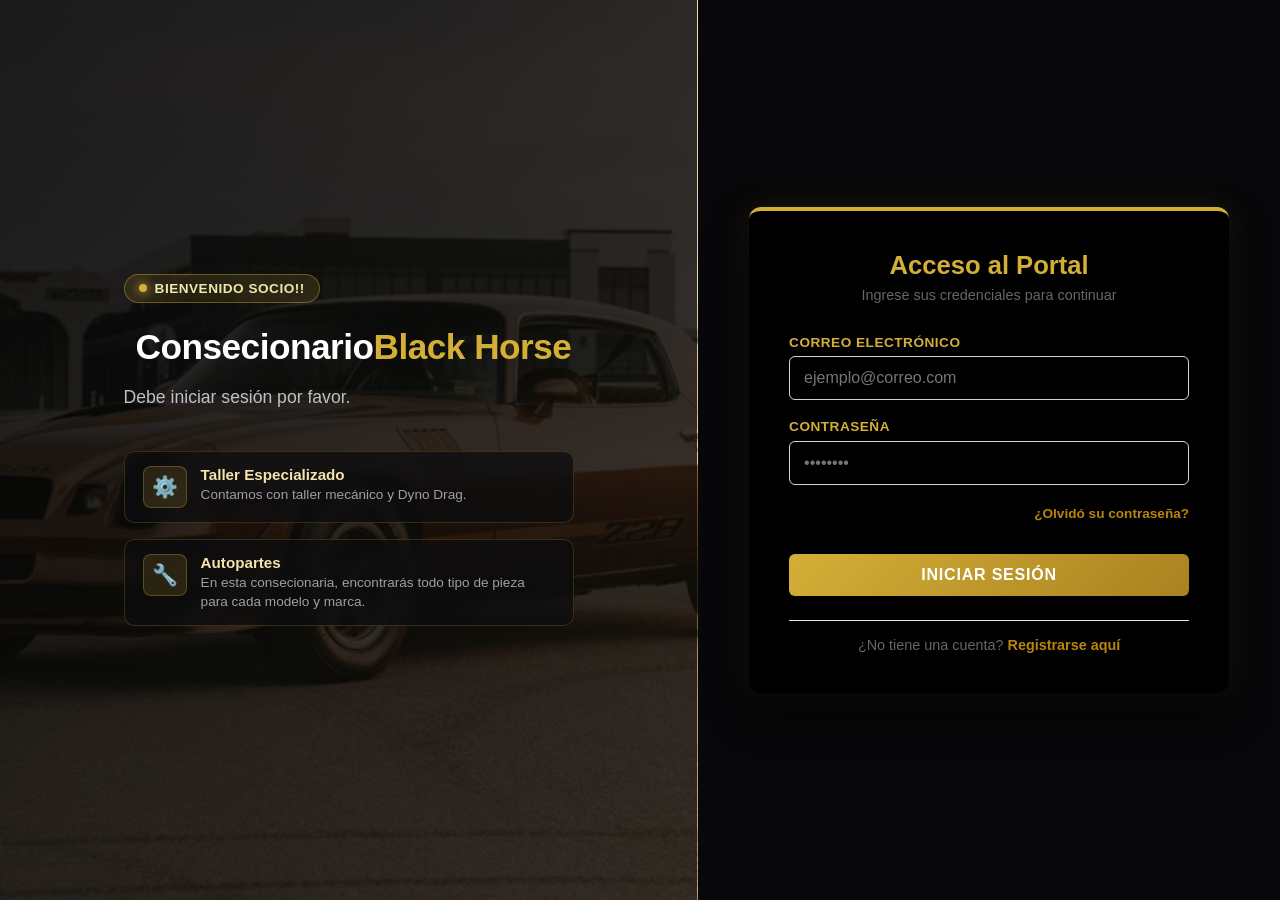
<file: principal/index.html>
<!--
  ======================================================================
  INSTITUCIÓN: CBTis 166 Pablo Torres Burgos
  ----------------------------------------------------------------------
  * Estudiante: Lucian Noé Vázquez Velez
  * Grupo: 5A PRO VESP  
  * Actividad: Práctica Temática sobre Formularios en HTML5
  ====================================================================== -->

<!DOCTYPE html>
<html lang="es">
<head>
    <meta charset="UTF-8">
    <meta name="viewport" content="width=device-width, initial-scale=1.0">
    <title>Consecionaria de Carros Clásicos</title>
    <link rel="stylesheet" href="styles.css">
</head>
<body>

    <!-- Contenedor principal que divide la pantalla en dos mitades -->
    <div class="portal-container">

        <!-- LADO IZQUIERDO: Panel de Marca Estilo Portal Financiero/Turístico Avanzado -->
        <div class="portal-brand-side">
            <div class="brand-content">
                
                <!-- Insignia superior -->
                <div class="brand-badge">
                    <span class="badge-dot"></span> Bienvenido Socio!!
                </div>

                <div class="brand-logo-large">
                    <span class="logo-icon"></span>
                    <h1>Consecionario<span>Black Horse</span></h1>
                </div>
                
                <p class="brand-tagline">
                    Debe iniciar sesión por favor.
                </p>

                <!-- Tarjetas pequeñas de características (Estilo Broker / Fintech) -->
                <div class="brand-features">
                    <div class="feature-item">
                        <div class="feature-icon">⚙️</div>
                        <div>
                            <h4>Taller Especializado</h4>
                            <p>Contamos con taller mecánico y Dyno Drag.</p>
                        </div>
                    </div>
                    <div class="feature-item">
                        <div class="feature-icon">🔧</div>
                        <div>
                            <h4>Autopartes</h4>
                            <p>En esta consecionaria, encontrarás todo tipo de pieza para cada modelo y marca.</p>
                        </div>
                    </div>
                </div>

            </div>
        </div>

        <!-- LADO DERECHO: Tarjeta del Formulario de Inicio de Sesión -->
        <div class="portal-form-side">
            <div class="login-card">
                
                <div class="login-header">
                    <h2>Acceso al Portal</h2>
                    <p>Ingrese sus credenciales para continuar</p>
                </div>

                <!-- Formulario de Inicio de Sesión -->
                <form id="form-login" action="/login-procesar" method="POST">
                    
                    <div class="input-group">
                        <label for="email">Correo Electrónico</label>
                        <input type="email" id="email" name="email" placeholder="ejemplo@correo.com" required>
                    </div>

                    <div class="input-group">
                        <label for="password">Contraseña</label>
                        <input type="password" id="password" name="password" placeholder="••••••••" required>
                    </div>

                    <div class="form-actions-help">
                        <a href="recuperar.html" class="forgot-link">¿Olvidó su contraseña?</a>
                    </div>

                    <button type="submit" class="btn-submit">Iniciar Sesión</button>

                </form>

                <!-- Pie de tarjeta con opción de registro -->
                <div class="login-footer">
                    <p>¿No tiene una cuenta? <a href="registro.html">Registrarse aquí</a></p>
                </div>

            </div>
        </div>

    </div>

    <script src="script.js"></script>
</body>
</html>
</file>
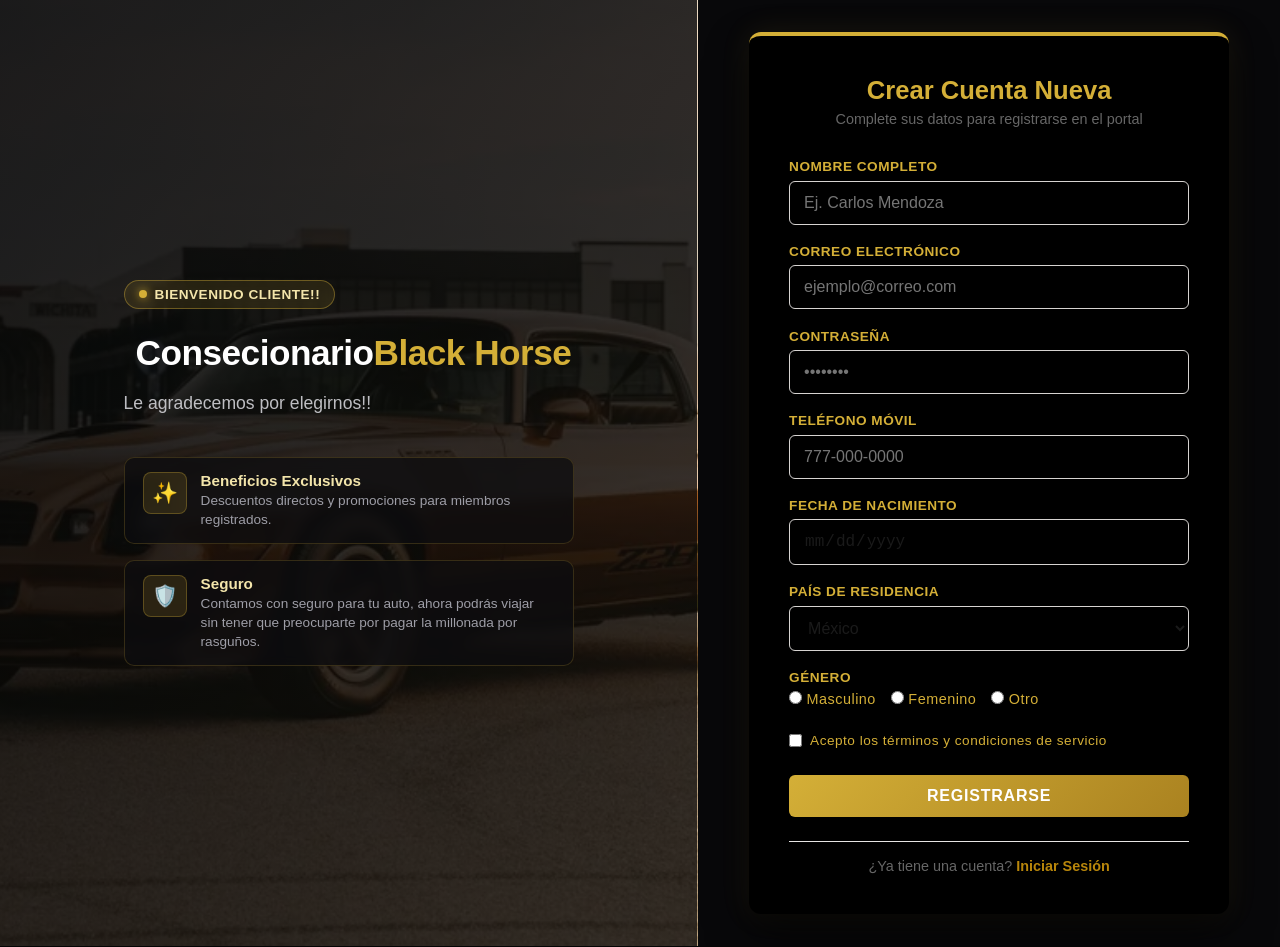
<file: principal/registro.html>
<!DOCTYPE html>
<html lang="es">
<head>
    <meta charset="UTF-8">
    <meta name="viewport" content="width=device-width, initial-scale=1.0">
    <title>Registro - Portal de Clientes</title>
    <link rel="stylesheet" href="styles.css">
</head>
<body>

    <!-- Contenedor general de dos columnas -->
    <div class="portal-container">

        <!-- LADO IZQUIERDO: Panel de Marca y Características -->
        <div class="portal-brand-side">
            <div class="brand-content">
                
                <div class="brand-badge">
                    <span class="badge-dot"></span> Bienvenido Cliente!!
                </div>

                <div class="brand-logo-large">
                    <span class="logo-icon"></span>
                    <h1>Consecionario<span>Black Horse</span></h1>
                </div>
                
                <p class="brand-tagline">
                    Le agradecemos por elegirnos!!
                </p>

                <div class="brand-features">
                    <div class="feature-item">
                        <div class="feature-icon">✨</div>
                        <div>
                            <h4>Beneficios Exclusivos</h4>
                            <p>Descuentos directos y promociones para miembros registrados.</p>
                        </div>
                    </div>
                    <div class="feature-item">
                        <div class="feature-icon">🛡️</div>
                        <div>
                            <h4>Seguro</h4>
                            <p>Contamos con seguro para tu auto, ahora podrás viajar sin tener que preocuparte por pagar la millonada por rasguños.</p>
                        </div>
                    </div>
                </div>

            </div>
        </div>

        <!-- LADO DERECHO: Tarjeta del Formulario de Registro -->
        <div class="portal-form-side">
            <div class="login-card">
                
                <div class="login-header">
                    <h2>Crear Cuenta Nueva</h2>
                    <p>Complete sus datos para registrarse en el portal</p>
                </div>

                <!-- Formulario completo de Registro -->
                <form id="form-registro" action="#" method="POST">
                    
                    <div class="input-group">
                        <label for="nombre">Nombre Completo</label>
                        <input type="text" id="nombre" name="nombre" placeholder="Ej. Carlos Mendoza" required>
                    </div>

                    <div class="input-group">
                        <label for="email">Correo Electrónico</label>
                        <input type="email" id="email" name="email" placeholder="ejemplo@correo.com" required>
                    </div>

                    <div class="input-group">
                        <label for="password">Contraseña</label>
                        <input type="password" id="password" name="password" placeholder="••••••••" required>
                    </div>

                    <div class="input-group">
                        <label for="telefono">Teléfono Móvil</label>
                        <input type="tel" id="telefono" name="telefono" placeholder="777-000-0000">
                    </div>

                    <div class="input-group">
                        <label for="fecha-nacimiento">Fecha de Nacimiento</label>
                        <input type="date" id="fecha-nacimiento" name="fecha_nacimiento">
                    </div>

                    <div class="input-group">
                        <label for="pais">País de Residencia</label>
                        <select id="pais" name="pais">
                            <option value="mx" selected>México</option>
                            <option value="co">Colombia</option>
                            <option value="ar">Argentina</option>
                            <option value="es">España</option>
                            <option value="otro">Otro</option>
                        </select>
                    </div>

                    <div class="input-group">
                        <label>Género</label>
                        <div style="display: flex; gap: 15px; margin-top: 5px;">
                            <label style="font-weight: normal; text-transform: none; cursor: pointer; font-size: 0.9rem;">
                                <input type="radio" name="genero" value="masculino"> Masculino
                            </label>
                            <label style="font-weight: normal; text-transform: none; cursor: pointer; font-size: 0.9rem;">
                                <input type="radio" name="genero" value="femenino"> Femenino
                            </label>
                            <label style="font-weight: normal; text-transform: none; cursor: pointer; font-size: 0.9rem;">
                                <input type="radio" name="genero" value="otro"> Otro
                            </label>
                        </div>
                    </div>

                    <div class="input-group checkbox-group">
                        <input type="checkbox" id="terminos" name="terminos" required>
                        <label for="terminos" style="display: inline; font-weight: normal; text-transform: none; font-size: 0.85rem; margin-bottom: 0;">
                            Acepto los términos y condiciones de servicio
                        </label>
                    </div>

                    <button type="submit" class="btn-submit">Registrarse</button>

                </form>

                <!-- Pie de tarjeta con enlace para regresar al Login -->
                <div class="login-footer">
                    <p>¿Ya tiene una cuenta? <a href="index.html">Iniciar Sesión</a></p>
                </div>

            </div>
        </div>

    </div>

    <script src="script_registro.js"></script>
</body>
</html>
</file>
<file: principal/styles.css>
/* ======================================================================
   ESTILOS CORPORATIVOS - HOTEL PARAÍSO TROPICAL (ESTILO NEGRO Y DORADO)
   ====================================================================== */
* {
    box-sizing: border-box;
    margin: 0;
    padding: 0;
}

body {
    font-family: 'Segoe UI', Tahoma, Geneva, Verdana, sans-serif;
    min-height: 100vh;
    overflow-y: auto;
    background-color: #050505; /* Negro absoluto de fondo */
}

/* Contenedor general que divide la pantalla en dos columnas */
.portal-container {
    display: grid;
    grid-template-columns: 1.2fr 1fr; /* Izquierda más amplia, derecha simétrica */
    min-height: 100vh;
    width: 100%;
}

@media (max-width: 900px) {
    .portal-container {
        grid-template-columns: 1fr; /* En celulares se vuelve una sola columna */
    }
    .portal-brand-side {
        padding: 3rem 1.5rem !important;
        min-height: 280px;
    }
}

/* --------------------------------------------------------------------
   PANEL IZQUIERDO: IMAGEN TROPICAL CON FILTRO NEGRO Y DORADO LUJOSO
   -------------------------------------------------------------------- */
.portal-brand-side {
    background: linear-gradient(135deg, rgba(5, 5, 5, 0.90), rgba(20, 16, 10, 0.80)), 
                url('img/imagen1');
    background-size: cover;
    background-position: center;
    background-repeat: no-repeat;
    display: flex;
    align-items: center;
    justify-content: center;
    padding: 3rem;
    color: #000000;
    border-right: 1px solid rgba(212, 175, 55, 0.2);
}

.brand-content {
    max-width: 450px;
}

/* Insignia superior en tonos dorados elegantes */
.brand-badge {
    display: inline-flex;
    align-items: center;
    gap: 8px;
    background-color: rgba(212, 175, 55, 0.12);
    border: 1px solid rgba(212, 175, 55, 0.4);
    padding: 6px 14px;
    border-radius: 20px;
    font-size: 0.85rem;
    font-weight: 600;
    color: #f3e5ab;
    text-transform: uppercase;
    letter-spacing: 0.5px;
    margin-bottom: 1.5rem;
    backdrop-filter: blur(4px);
}

.badge-dot {
    width: 8px;
    height: 8px;
    background-color: #d4af37;
    border-radius: 50%;
    box-shadow: 0 0 10px #d4af37;
}

.brand-logo-large {
    display: flex;
    align-items: center;
    gap: 12px;
    margin-bottom: 1rem;
}

.brand-logo-large .logo-icon {
    font-size: 2rem;
    color: #d4af37;
    text-shadow: 0 0 12px rgba(212, 175, 55, 0.4);
}

.brand-logo-large h1 {
    font-size: 2.2rem;
    font-weight: 800;
    letter-spacing: -0.5px;
    color: #ffffff;
}

.brand-logo-large h1 span {
    color: #d4af37;
}

.brand-tagline {
    font-size: 1.1rem;
    line-height: 1.6;
    opacity: 0.9;
    color: #d1d1d6;
}

/* Tarjetas de características */
.brand-features {
    margin-top: 2.5rem;
    display: flex;
    flex-direction: column;
    gap: 1rem;
}

.feature-item {
    display: flex;
    align-items: flex-start;
    gap: 14px;
    background: rgba(12, 12, 15, 0.75);
    border: 1px solid rgba(212, 175, 55, 0.2);
    padding: 14px 18px;
    border-radius: 10px;
    backdrop-filter: blur(6px);
    transition: transform 0.2s ease, border-color 0.2s ease;
}

.feature-item:hover {
    transform: translateY(-2px);
    border-color: rgba(212, 175, 55, 0.6);
}

.feature-icon {
    font-size: 1.3rem;
    background: rgba(212, 175, 55, 0.15);
    border: 1px solid rgba(212, 175, 55, 0.3);
    padding: 8px;
    border-radius: 8px;
    display: flex;
    align-items: center;
    justify-content: center;
}

.feature-item h4 {
    color: #f3e5ab;
    font-size: 0.95rem;
    font-weight: 600;
    margin-bottom: 2px;
}

.feature-item p {
    color: #9e9ea7;
    font-size: 0.85rem;
    line-height: 1.4;
}


/* --------------------------------------------------------------------
   PANEL DERECHO: FORMULARIO Y TARJETA (ESTILO CLARO Y LIMPIO CON TOQUE DORADO)
   -------------------------------------------------------------------- */
.portal-form-side {
    background-color: #08080a; /* Fondo oscuro exterior */
    display: flex;
    align-items: center;
    justify-content: center;
    padding: 2rem 1rem;
}

.login-card {
    background-color: black; /* Tarjeta blanca limpia como en el original */
    padding: 2.5rem;
    border-radius: 12px;
    box-shadow: 0 20px 40px rgba(0, 0, 0, 0.6), 0 0 30px rgba(212, 175, 55, 0.1);
    width: 100%;
    max-width: 480px;
    border-top: 4px solid #d4af37; /* Franja superior dorada elegante */
}

/* Encabezado del formulario */
.login-header {
    text-align: center;
    margin-bottom: 2rem;
}

.login-header h2 {
    color: #d4af37;
    font-size: 1.6rem;
    margin-bottom: 0.4rem;
}

.login-header p {
    color: #666666;
    font-size: 0.9rem;
}

/* Grupos de campos */
.input-group {
    margin-bottom: 1.2rem;
}

label {
    display: block;
    margin-bottom: 0.4rem;
    font-weight: 600;
    color: #d4af37;
    font-size: 0.85rem;
    text-transform: uppercase;
    letter-spacing: 0.5px;
}

/* Inputs claros y limpios con borde sutil y foco dorado */
input[type="text"],
input[type="email"],
input[type="password"],
input[type="tel"],
input[type="number"],
input[type="date"],
select,
textarea {
    width: 100%;
    padding: 12px 14px;
    border: 1px solid #d6d3d1;
    border-radius: 6px;
    font-size: 1rem;
    background-color: #000000;
    color: #1a1a1a;
    transition: all 0.2s ease;
}

input:focus, 
select:focus, 
textarea:focus {
    border-color: #d4af37;
    outline: none;
    background-color: #ffffff;
    box-shadow: 0 0 0 3px rgba(212, 175, 55, 0.2);
}

/* Estilos para Checkboxes y Radio Buttons */
.checkbox-group {
    display: flex;
    align-items: center;
    gap: 8px;
    margin-top: 0.5rem;
    color: #444444;
}

input[type="checkbox"], 
input[type="radio"] {
    width: auto;
    cursor: pointer;
    accent-color: #d4af37; /* Selecciones en color dorado */
}

/* Enlace de ayuda */
.form-actions-help {
    text-align: right;
    margin-bottom: 1.5rem;
}

.forgot-link {
    color: #b8860b; /* Dorado oscuro legible sobre fondo blanco */
    font-size: 0.85rem;
    text-decoration: none;
    font-weight: 600;
    transition: color 0.2s;
}

.forgot-link:hover {
    color: #d4af37;
    text-decoration: underline;
}

/* Botón de envío principal (Dorado lujoso y llamativo) */
.btn-submit {
    width: 100%;
    padding: 12px;
    border: none;
    border-radius: 6px;
    background: linear-gradient(135deg, #d4af37 0%, #aa8220 100%);
    color: #ffffff; /* Texto blanco para mayor contraste en el botón */
    font-size: 1rem;
    font-weight: 700;
    cursor: pointer;
    text-transform: uppercase;
    letter-spacing: 0.8px;
    transition: transform 0.15s ease, filter 0.2s ease, box-shadow 0.2s ease;
    margin-top: 0.5rem;
}

.btn-submit:hover {
    filter: brightness(1.1);
    box-shadow: 0 4px 15px rgba(212, 175, 55, 0.4);
    transform: translateY(-1px);
}

/* Pie de tarjeta */
.login-footer {
    text-align: center;
    margin-top: 1.5rem;
    padding-top: 1rem;
    border-top: 1px solid #e7e5e4;
}

.login-footer p {
    color: #666666;
    font-size: 0.9rem;
}

.login-footer a {
    color: #b8860b;
    text-decoration: none;
    font-weight: 600;
    transition: color 0.2s;
}

.login-footer a:hover {
    color: #d4af37;
    text-decoration: underline;
}
</file>
